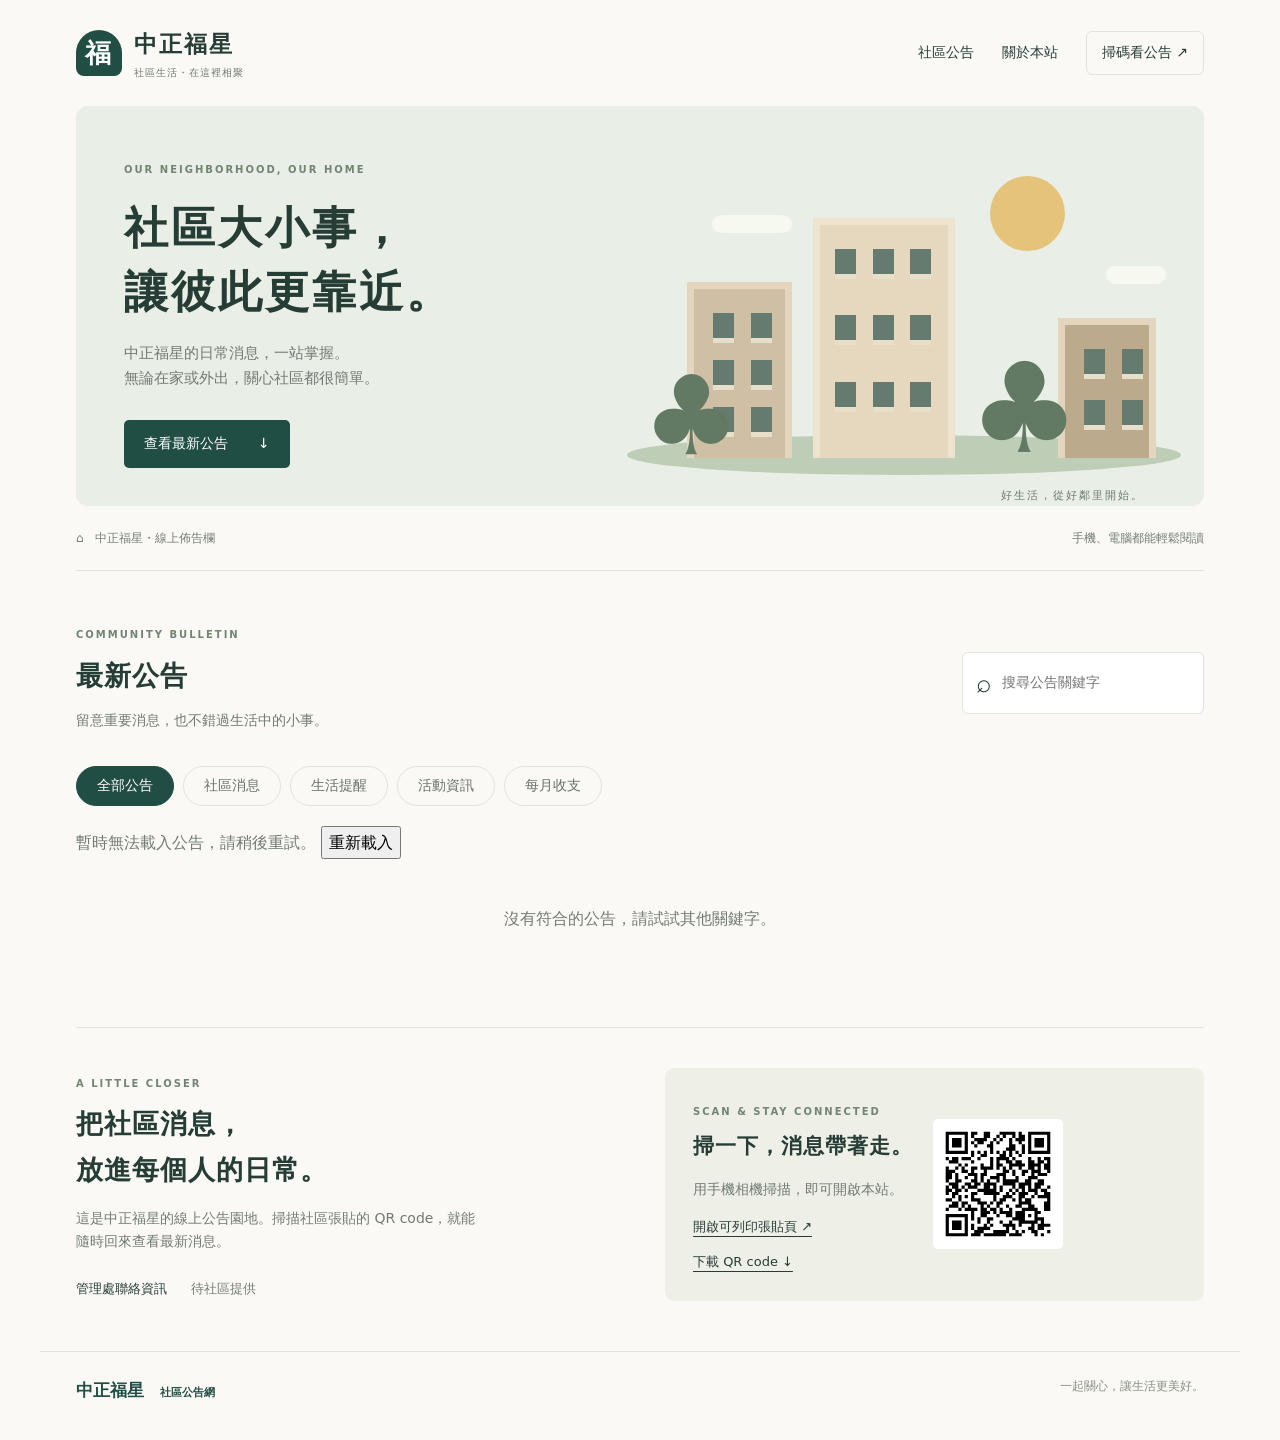
<file: index.html>
<!doctype html><html lang="zh-Hant"><head><meta charset="utf-8"><meta name="viewport" content="width=device-width,initial-scale=1"><meta name="theme-color" content="#214e44"><title>中正福星｜社區公告</title><meta name="description" content="中正福星社區公告，隨時掌握社區大小事。"><link rel="stylesheet" href="style.css"><link rel="icon" type="image/svg+xml" href="data:image/svg+xml,%3Csvg%20xmlns%3D%22http%3A%2F%2Fwww.w3.org%2F2000%2Fsvg%22%20viewBox%3D%220%200%2064%2064%22%3E%3Crect%20width%3D%2264%22%20height%3D%2264%22%20rx%3D%2214%22%20fill%3D%22%23214e44%22%2F%3E%3Ctext%20x%3D%2232%22%20y%3D%2247%22%20text-anchor%3D%22middle%22%20font-family%3D%22sans-serif%22%20font-size%3D%2245%22%20font-weight%3D%22700%22%20fill%3D%22white%22%3E%E7%A6%8F%3C%2Ftext%3E%3C%2Fsvg%3E"></head><body><header><a class="brand" href="./"><span class="logo">福</span><span>中正福星<small>社區生活・在這裡相聚</small></span></a><nav><a href="#announcements">社區公告</a><a href="#about">關於本站</a><a class="navqr" href="poster.html">掃碼看公告 ↗</a></nav></header><main><section class="hero"><div><span class="eyebrow">OUR NEIGHBORHOOD, OUR HOME</span><h1>社區大小事，<br>讓彼此更靠近。</h1><p>中正福星的日常消息，一站掌握。<br>無論在家或外出，關心社區都很簡單。</p><a class="primary" href="#announcements">查看最新公告 <span>↓</span></a></div><div class="scene" aria-hidden="true"><div class="sun"></div><div class="cloud c1"></div><div class="cloud c2"></div><div class="building b1"><i></i><i></i><i></i><i></i><i></i><i></i></div><div class="building b2"><i></i><i></i><i></i><i></i><i></i><i></i><i></i><i></i><i></i></div><div class="building b3"><i></i><i></i><i></i><i></i></div><div class="tree t1">♣</div><div class="tree t2">♣</div><div class="ground"></div><span class="scene-label">好生活，從好鄰里開始。</span></div></section><div class="introbar"><span>⌂ &nbsp; 中正福星・線上佈告欄</span><span>手機、電腦都能輕鬆閱讀</span></div><section id="announcements" class="announcements"><div class="sectiontop"><div><span class="eyebrow">COMMUNITY BULLETIN</span><h2>最新公告</h2><p>留意重要消息，也不錯過生活中的小事。</p></div><label class="search"><span>⌕</span><input id="search" type="search" placeholder="搜尋公告關鍵字" aria-label="搜尋公告"></label></div><div class="filters" aria-label="公告分類"><button class="active" data-filter="全部" aria-pressed="true">全部公告</button><button data-filter="社區消息" aria-pressed="false">社區消息</button><button data-filter="生活提醒" aria-pressed="false">生活提醒</button><button data-filter="活動資訊" aria-pressed="false">活動資訊</button></div><div class="demo-note">目前為網站示範版；以下內容僅供版型展示，正式公告待管理單位提供。</div><div id="list"></div><p id="empty" hidden>沒有符合的公告，請試試其他關鍵字。</p></section><section class="bottomgrid"><article id="about"><span class="eyebrow">A LITTLE CLOSER</span><h2>把社區消息，<br>放進每個人的日常。</h2><p>這是中正福星的線上公告園地。掃描社區張貼的 QR code，就能隨時回來查看最新消息。</p><div class="contact">管理處聯絡資訊 <span>待社區提供</span></div></article><article class="qrcard"><div><span class="eyebrow">SCAN & STAY CONNECTED</span><h2>掃一下，消息帶著走。</h2><p>用手機相機掃描，即可開啟本站。</p><a href="poster.html">開啟可列印張貼頁 ↗</a><a href="community-qr.svg" download="中正福星-網站QRcode.svg">下載 QR code ↓</a></div><img src="community-qr.svg" width="140" height="140" alt="中正福星社區網站 QR code"></article></section></main><footer><span>中正福星 <small>社區公告網</small></span><span>一起關心，讓生活更美好。</span></footer><dialog id="detail"><button class="close" aria-label="關閉公告">✕</button><span id="detailtag" class="tag"></span><h2 id="detailtitle"></h2><p class="muted">示範公告・非正式通知</p><div id="detailbody"></div><button class="primary closebottom">返回公告列表</button></dialog><script src="app.js"></script></body></html>
</file>
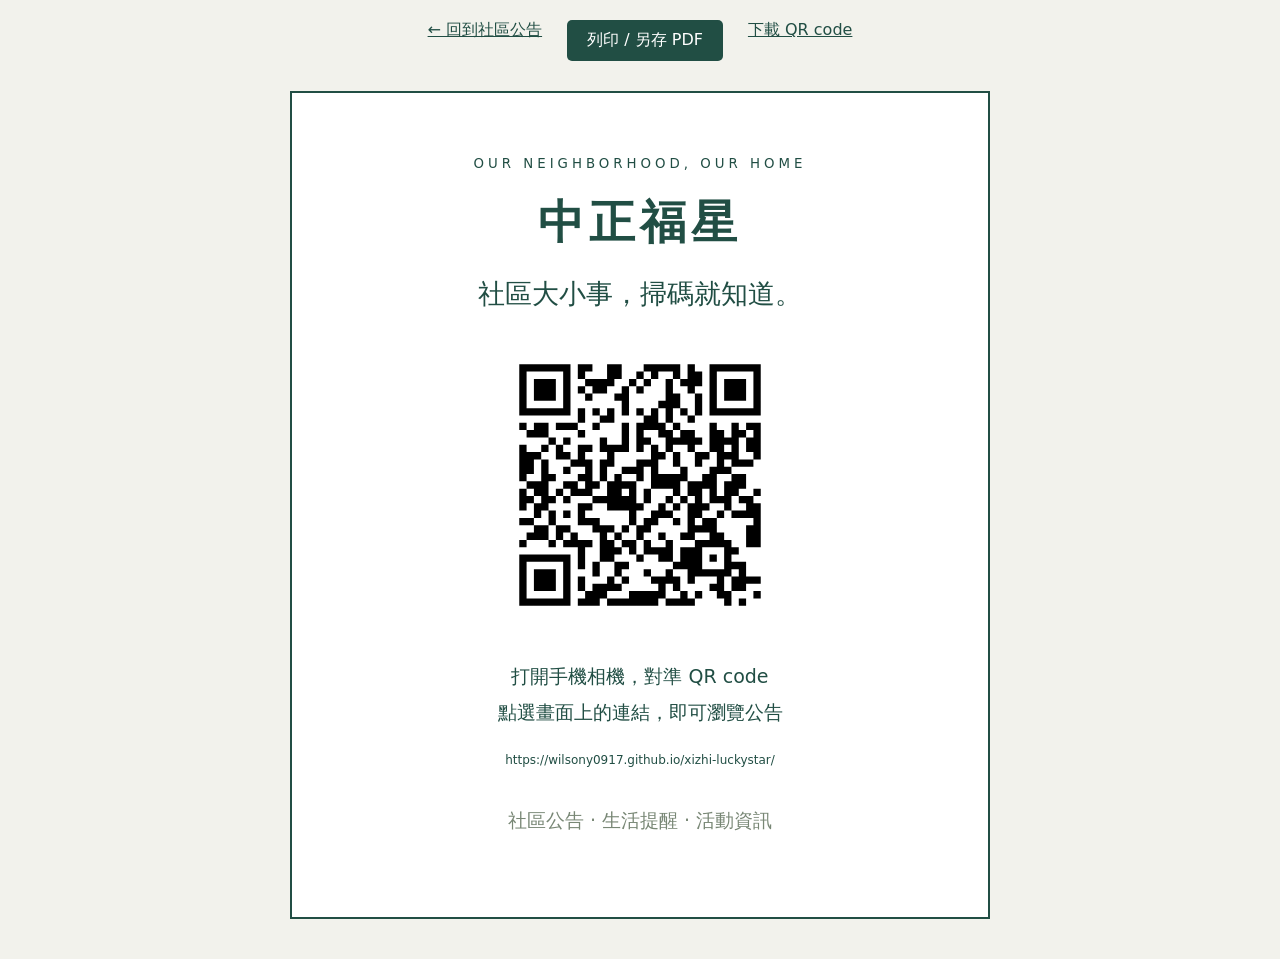
<file: poster.html>
<!doctype html><html lang="zh-Hant"><meta charset="utf-8"><meta name="viewport" content="width=device-width,initial-scale=1"><title>中正福星｜QR code 張貼頁</title><style>*{box-sizing:border-box}body{margin:0;background:#f2f2ec;color:#214e44;font-family:system-ui,sans-serif;text-align:center}.toolbar{padding:20px;display:flex;justify-content:center;gap:25px}a{color:inherit}button{font:inherit;background:#214e44;color:white;border:0;padding:10px 20px;border-radius:5px;cursor:pointer}.poster{max-width:700px;background:white;margin:10px auto 40px;padding:60px 40px;border:2px solid #214e44}small{letter-spacing:4px}h1{font-size:46px;letter-spacing:5px;margin:20px 0}h2{font-size:27px;font-weight:500}img{width:300px;max-width:100%;height:auto}p{font-size:19px;line-height:1.9}.url{font-size:12px;word-break:break-all}.tag{margin-top:30px;color:#788775}@media print{body{background:white}.toolbar{display:none}.poster{margin:0 auto;border:2px solid #214e44;page-break-inside:avoid}@page{size:A4;margin:20mm}}@media(max-width:500px){.poster{margin:10px 15px;padding:35px 20px}h1{font-size:34px}h2{font-size:22px}}</style><div class="toolbar"><a href="./">← 回到社區公告</a><button onclick="window.print()">列印 / 另存 PDF</button><a href="community-qr.svg" download>下載 QR code</a></div><main class="poster"><small>OUR NEIGHBORHOOD, OUR HOME</small><h1>中正福星</h1><h2>社區大小事，掃碼就知道。</h2><img src="community-qr.svg" alt="掃描進入中正福星社區公告網"><p>打開手機相機，對準 QR code<br>點選畫面上的連結，即可瀏覽公告</p><p class="url">https://wilsony0917.github.io/xizhi-luckystar/</p><p class="tag">社區公告 · 生活提醒 · 活動資訊</p></main></html>
</file>
<file: style.css>
:root{--green:#214e44;--ink:#263d36;--muted:#727b73;--paper:#faf9f5;--line:#e1e4db}*{box-sizing:border-box}html{scroll-behavior:smooth;scroll-padding-top:30px}body{margin:0;background:var(--paper);color:var(--ink);font:16px/1.7 system-ui,-apple-system,'Noto Sans TC',sans-serif}a{color:inherit;text-decoration:none}button,input{font:inherit}button,a,input{touch-action:manipulation}a:focus-visible,button:focus-visible,input:focus-visible{outline:3px solid #bc873c;outline-offset:4px}header,main,footer{max-width:1200px;margin:auto}header{display:flex;justify-content:space-between;align-items:center;padding:25px 36px}.brand{display:flex;align-items:center;gap:12px;font-weight:700;font-size:23px;letter-spacing:2px}.brand small{display:block;font-size:10px;font-weight:400;letter-spacing:1px;color:var(--muted)}.logo{display:grid;place-items:center;background:var(--green);color:white;width:46px;height:46px;border-radius:50% 50% 8px 8px;font-size:26px}nav{display:flex;align-items:center;gap:28px;font-size:14px}.navqr{border:1px solid var(--line);padding:9px 15px;border-radius:6px}main{padding:0 36px}.hero{background:#e9eee6;min-height:400px;border-radius:12px;display:grid;grid-template-columns:1fr 1fr;overflow:hidden;padding:48px 48px 0;gap:24px}.eyebrow{font-size:10px;letter-spacing:2px;font-weight:600;color:#738473}h1{font-family:Georgia,'Noto Serif TC',serif;font-size:44px;line-height:1.45;letter-spacing:3px;margin:16px 0}p{color:var(--muted)}.hero p{font-size:15px}.primary{display:inline-flex;justify-content:space-between;gap:30px;background:var(--green);color:white;padding:12px 20px;border-radius:5px;border:0;cursor:pointer;margin:13px 0 25px;font-size:14px}.scene{position:relative;min-height:340px;align-self:end}.sun{position:absolute;right:18%;top:10px;width:75px;height:75px;border-radius:50%;background:#e6c37b}.building{position:absolute;bottom:48px;display:grid;gap:17px;padding:24px 19px;background:#cfbfa4;border:7px solid #e3d5be;border-bottom:0;z-index:2;grid-template-columns:repeat(2,1fr)}.building i{background:#667b70;width:21px;height:30px;border-bottom:5px solid #e8dfcb}.b1{left:7%;width:105px;height:176px}.b2{left:32%;width:142px;height:240px;grid-template-columns:repeat(3,1fr);background:#e5d8bf;border-color:#eee3ce;gap:14px;padding:24px 15px}.b3{right:0;width:98px;height:140px;background:#bcaa8d}.tree{position:absolute;bottom:35px;color:#627963;font-size:110px;line-height:1;z-index:3}.t1{left:-10px}.t2{right:15%;font-size:125px}.ground{position:absolute;bottom:31px;width:110%;left:-5%;height:40px;background:#becdb6;border-radius:50%;z-index:1}.cloud{position:absolute;background:#f7f8ef;width:80px;height:18px;border-radius:50px}.c1{top:49px;left:12%}.c2{right:-10px;top:100px;width:60px}.scene-label{position:absolute;bottom:0;right:12px;font-size:11px;letter-spacing:2px;color:#6c7d6b}.introbar{display:flex;justify-content:space-between;font-size:12px;border-bottom:1px solid var(--line);padding:22px 0;color:#758075}.announcements{padding:48px 0}.sectiontop{display:flex;justify-content:space-between;align-items:center}h2{font-size:27px;margin:6px 0 10px;letter-spacing:1px}.sectiontop p{font-size:14px;margin-top:0}.search{border:1px solid var(--line);background:white;border-radius:6px;display:flex;align-items:center;padding:8px 13px;gap:8px}.search span{font-size:26px}.search input{border:0;background:none;outline:none;width:190px;font-size:14px}.filters{display:flex;gap:9px;margin:20px 0}.filters button{border:1px solid var(--line);background:transparent;border-radius:30px;padding:7px 20px;cursor:pointer;color:#697368;font-size:14px}.filters .active{background:var(--green);color:white;border-color:var(--green)}.demo-note{font-size:12px;background:#f1ede2;color:#8b7958;padding:10px 14px;border-radius:5px;margin-bottom:16px}.notice{display:grid;grid-template-columns:65px 1fr 30px;gap:23px;align-items:center;padding:24px 22px;border-bottom:1px solid var(--line);width:100%;text-align:left;border-top:0;border-left:0;border-right:0;background:transparent;color:inherit;cursor:pointer}.notice:hover{background:#f0f3eb}.notice.pinned{background:#edf1e9;border:1px solid #d9e2d4;border-radius:7px}.date{font-size:11px;color:#7b877a;text-align:center}.date b{display:block;font-family:Georgia,serif;font-size:28px;font-weight:400;line-height:1.2}.tag{font-size:11px;display:inline-block;background:#e3eade;color:#56714e;padding:2px 9px;border-radius:4px}.pin{color:#92763f;font-size:11px;margin-left:10px}.notice h3{font-size:18px;margin:7px 0;font-weight:600}.notice p{font-size:13px;margin:0}.arrow{font-size:21px;color:#859481}.bottomgrid{display:grid;grid-template-columns:1fr 1fr;gap:50px;border-top:1px solid var(--line);padding:40px 0 50px}.bottomgrid p{font-size:14px;max-width:410px}.contact{font-size:13px;margin-top:24px}.contact span{margin-left:20px;color:var(--muted)}.qrcard{background:#eef0e8;border-radius:9px;display:flex;align-items:center;gap:20px;padding:28px}.qrcard h2{font-size:21px}.qrcard a{display:block;text-decoration:underline;text-underline-offset:5px;font-size:13px;margin-top:13px}.qrcard img{background:white;border-radius:5px;width:130px;height:130px}footer{border-top:1px solid var(--line);padding:24px 36px 35px;display:flex;justify-content:space-between;font-size:12px;color:#889083}footer>span:first-child{font-size:17px;color:var(--green);font-weight:600}footer small{font-size:11px;margin-left:10px}dialog{border:0;border-radius:12px;max-width:600px;width:calc(100% - 32px);padding:38px;color:var(--ink);box-shadow:0 20px 100px #0003}dialog::backdrop{background:#122b2677}.close{float:right;border:0;background:none;font-size:23px;cursor:pointer}.muted{font-size:13px}#detailbody{white-space:pre-line;line-height:1.9}#empty{text-align:center;padding:30px}@media(max-width:800px){header{padding:20px}.brand{font-size:19px}nav{gap:14px}nav>a:nth-child(2){display:none}.navqr{font-size:12px;padding:7px}main{padding:0 20px}.hero{padding:32px 28px 0;grid-template-columns:1fr 0.8fr}h1{font-size:34px}.building{transform:scale(.8);transform-origin:bottom}.b1{left:-15%}.b2{left:20%}.b3{right:-18%}.tree{font-size:80px}.bottomgrid{grid-template-columns:1fr;gap:25px}.scene{min-height:290px}.qrcard{justify-content:space-between}}@media(max-width:560px){header{align-items:flex-start}nav>a:first-child{display:none}.brand small{font-size:9px}.hero{grid-template-columns:1fr;gap:0;padding:30px 25px 0}h1{font-size:35px}.hero p{font-size:14px}.hero .primary{margin-bottom:0}.scene{min-height:240px;max-width:340px;width:100%;justify-self:center}.sun{top:0;width:60px;height:60px}.b1{left:9%}.b2{left:35%}.b3{right:-2%}.tree{left:2%}.t2{left:auto;right:8%}.introbar span:last-child{display:none}.announcements{padding:30px 0}.sectiontop{display:block}.search{margin-top:20px}.search input{width:100%}.filters{gap:6px;overflow:auto;white-space:nowrap}.filters button{padding:7px 13px;font-size:13px}.notice{gap:12px;padding:20px 12px;grid-template-columns:43px 1fr 15px}.notice h3{font-size:17px}.notice p{font-size:12px}.qrcard{padding:22px 18px;gap:10px}.qrcard h2{font-size:18px}.qrcard img{width:105px;height:105px}.qrcard .eyebrow{font-size:8px}footer{padding:22px 20px;display:block}footer>span{display:block;margin-bottom:6px}}
</file>
